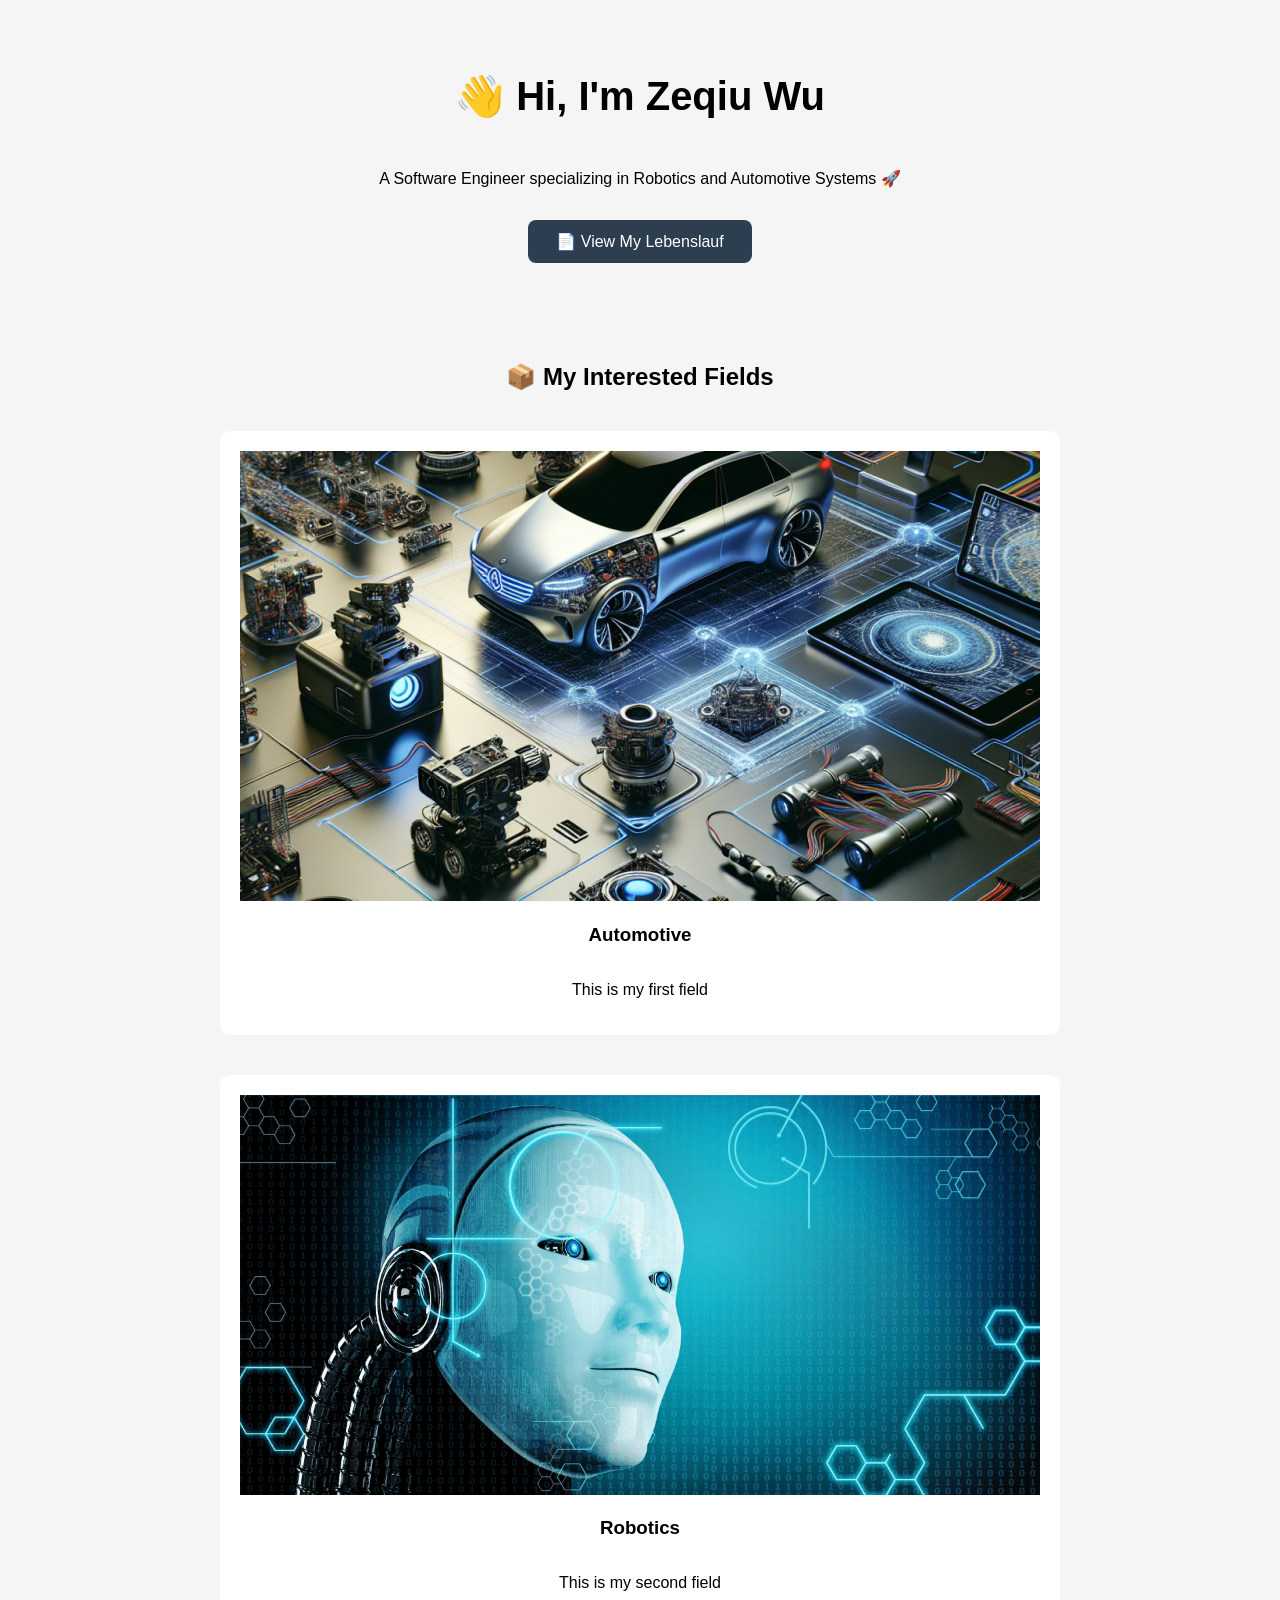
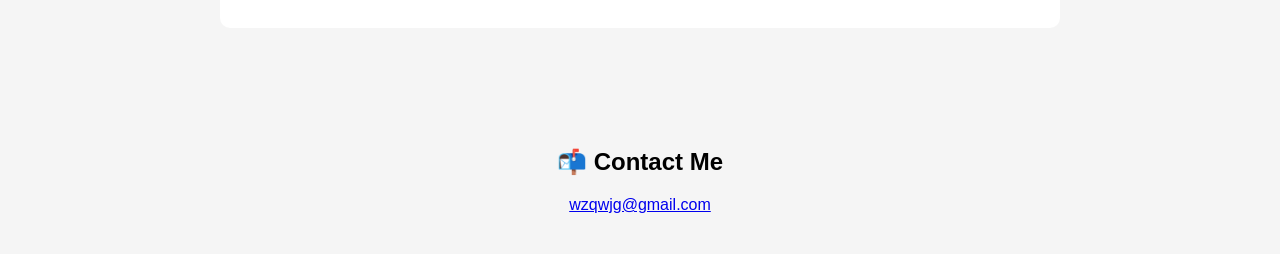
<file: index.html>
<!DOCTYPE html>
<html>

<head>
  <meta charset="UTF-8">
  <title>My Portfolio</title>
  <link rel="stylesheet" href="style.css">
</head>

<body>

  <!-- 个人介绍 -->
  <section>
    <h1>👋 Hi, I'm Zeqiu Wu</h1>
    <p>A Software Engineer specializing in Robotics and Automotive Systems 🚀</p>
    <a href="lebenslauf.html" class="cv-button">📄 View My Lebenslauf</a>
  </section>

  <!-- 项目展示 -->
  <section>
    <h2>📦 My Interested Fields</h2>

    <div class="project">
      <a href="automotive.html">
        <div class="image-container">
          <img src="images/Automotive.png" alt="Automotive">
        </div>
        <h3>Automotive</h3>
      </a>
      <p>This is my first field</p>
    </div>

    <div class="project">
      <a href="robotics.html">
        <div class="image-container">
          <img src="images/Robotics.png" alt="Robotics">
        </div>
        <h3>Robotics</h3>
      </a>
      <p>This is my second field</p>
    </div>

  </section>

  <!-- 联系方式 -->
  <section>
    <h2>📬 Contact Me</h2>
    <a href="mailto:wzqwjg@gmail.com">wzqwjg@gmail.com</a>
  </section>

</body>

</html>
</file>
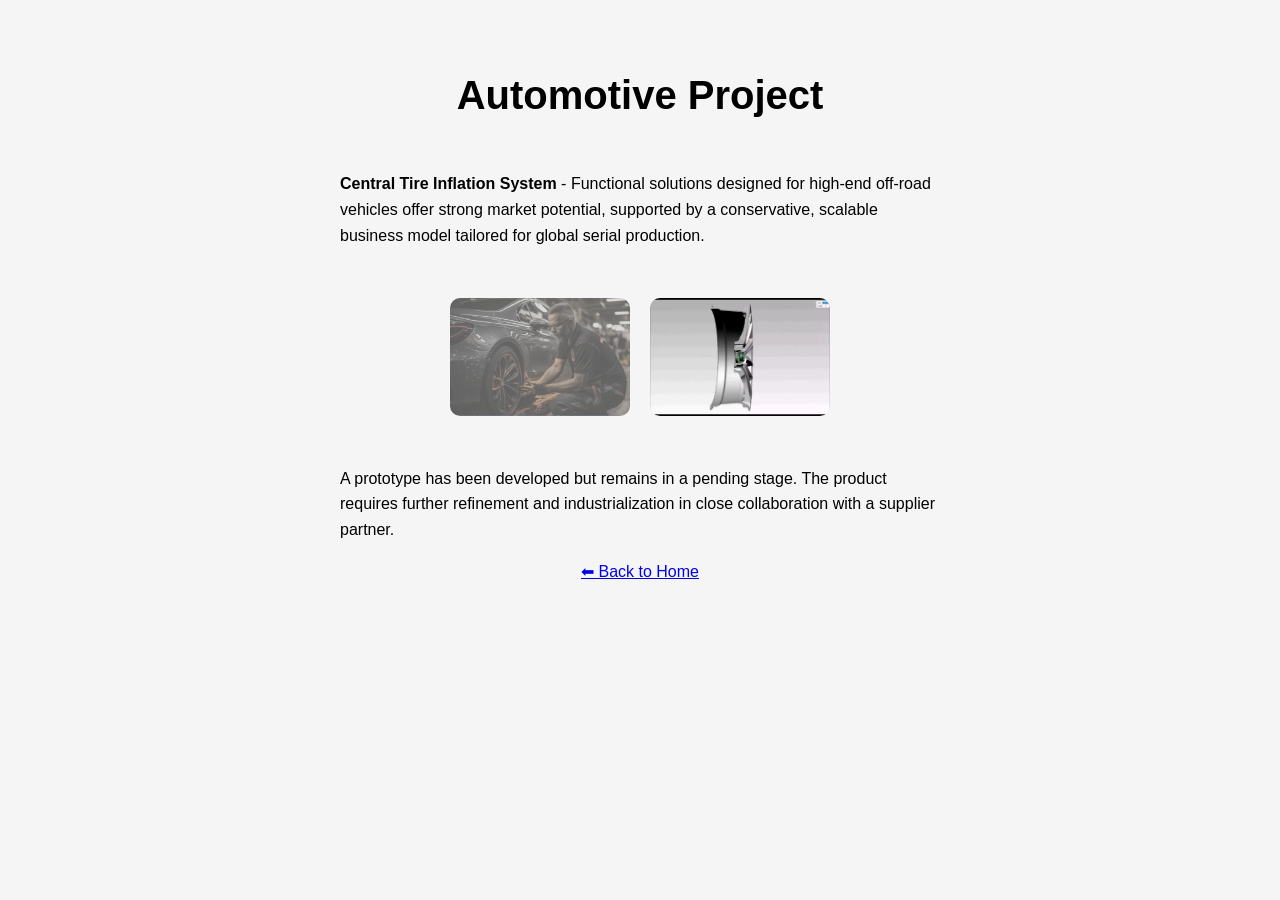
<file: automotive.html>
<!DOCTYPE html>
<html>
<head>
  <meta charset="UTF-8">
  <title>Automotive Project</title>
  <link rel="stylesheet" href="style.css">
</head>

<body>

  <section>
    <h1>Automotive Project</h1>
    <p class="description">
      <strong>Central Tire Inflation System</strong> - Functional solutions designed for 
      high-end off-road vehicles offer strong market potential, supported 
      by a conservative, scalable business model tailored for global 
      serial production.
    </p>

    <div class="image-row">
      <img src="images/CTIS_Background.PNG" alt="Background">
      <img src="images/CTIS.png" alt="CTIS">
    </div>
    

    <p class="description">
      A prototype has been developed but remains in a pending stage. The product requires further refinement and industrialization in close collaboration with a supplier partner.
    </p>

    <a href="index.html">⬅ Back to Home</a>
  </section>

</body>
</html>
</file>
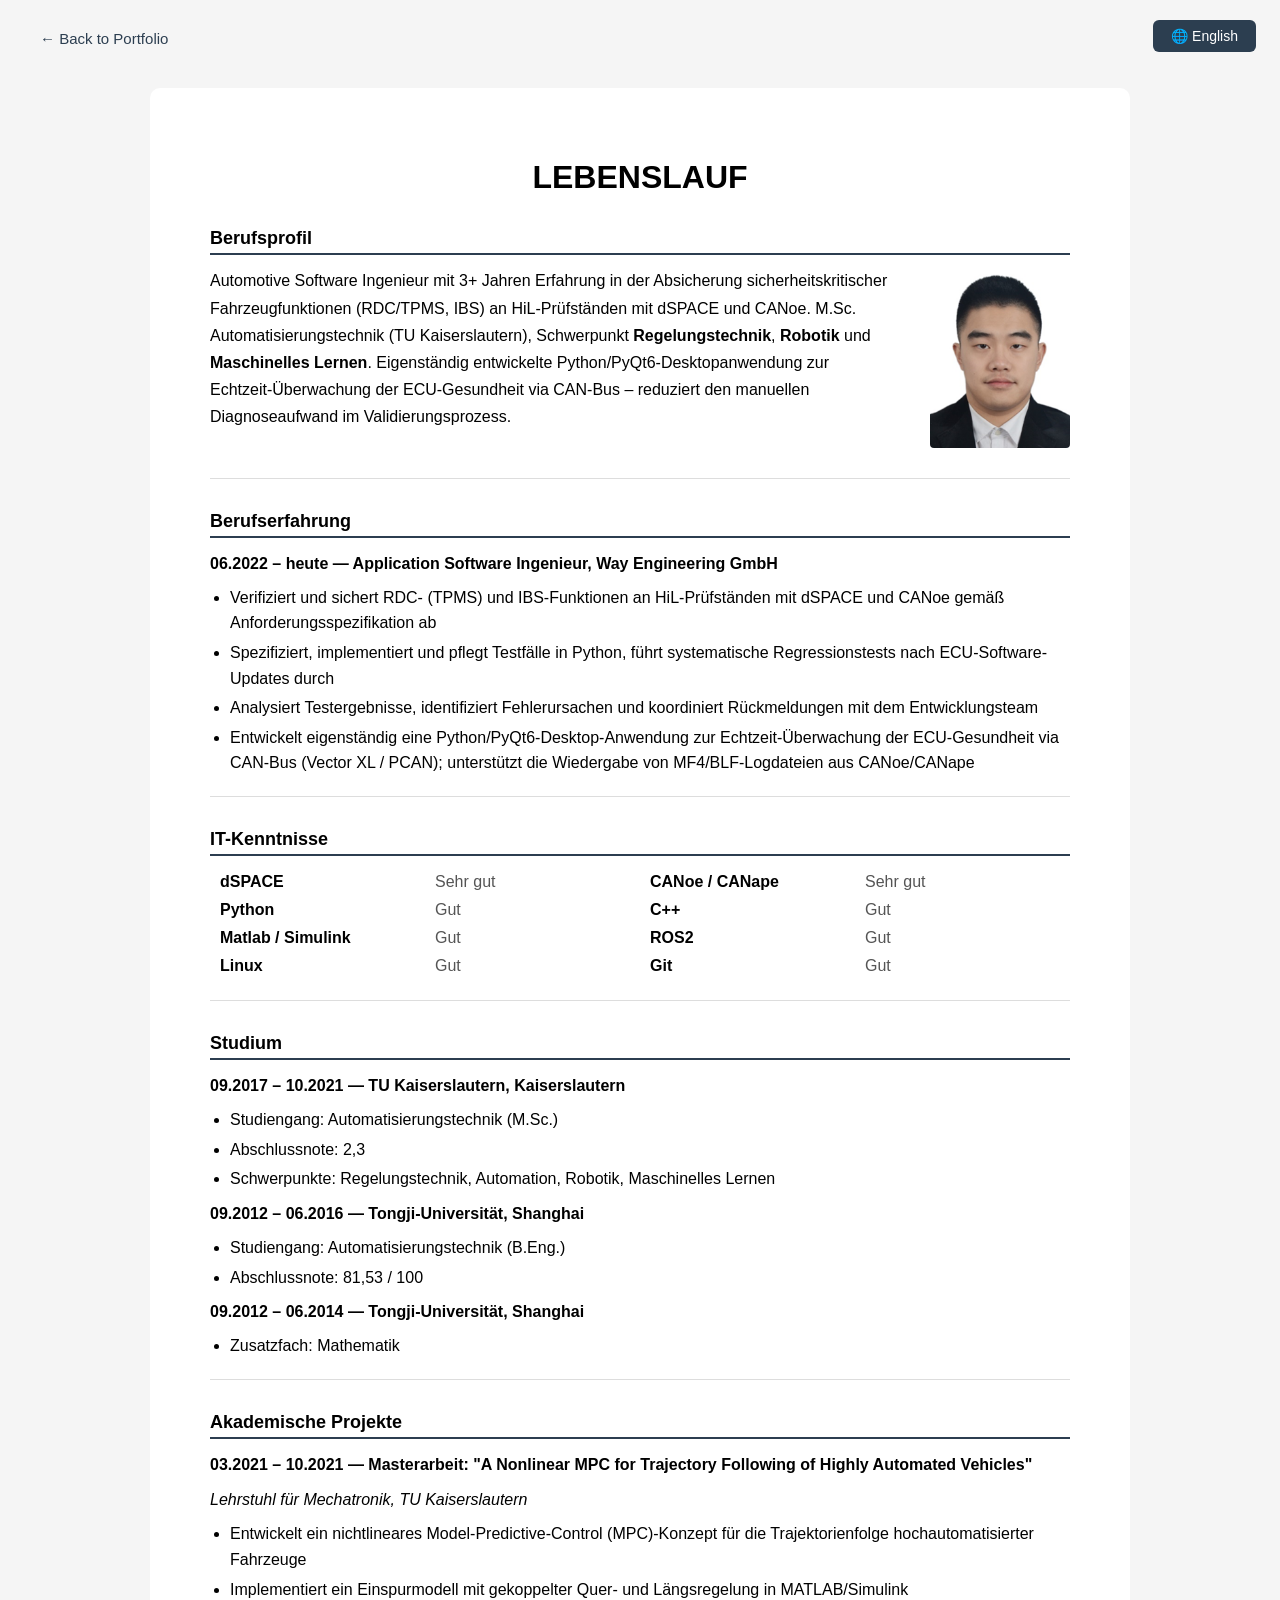
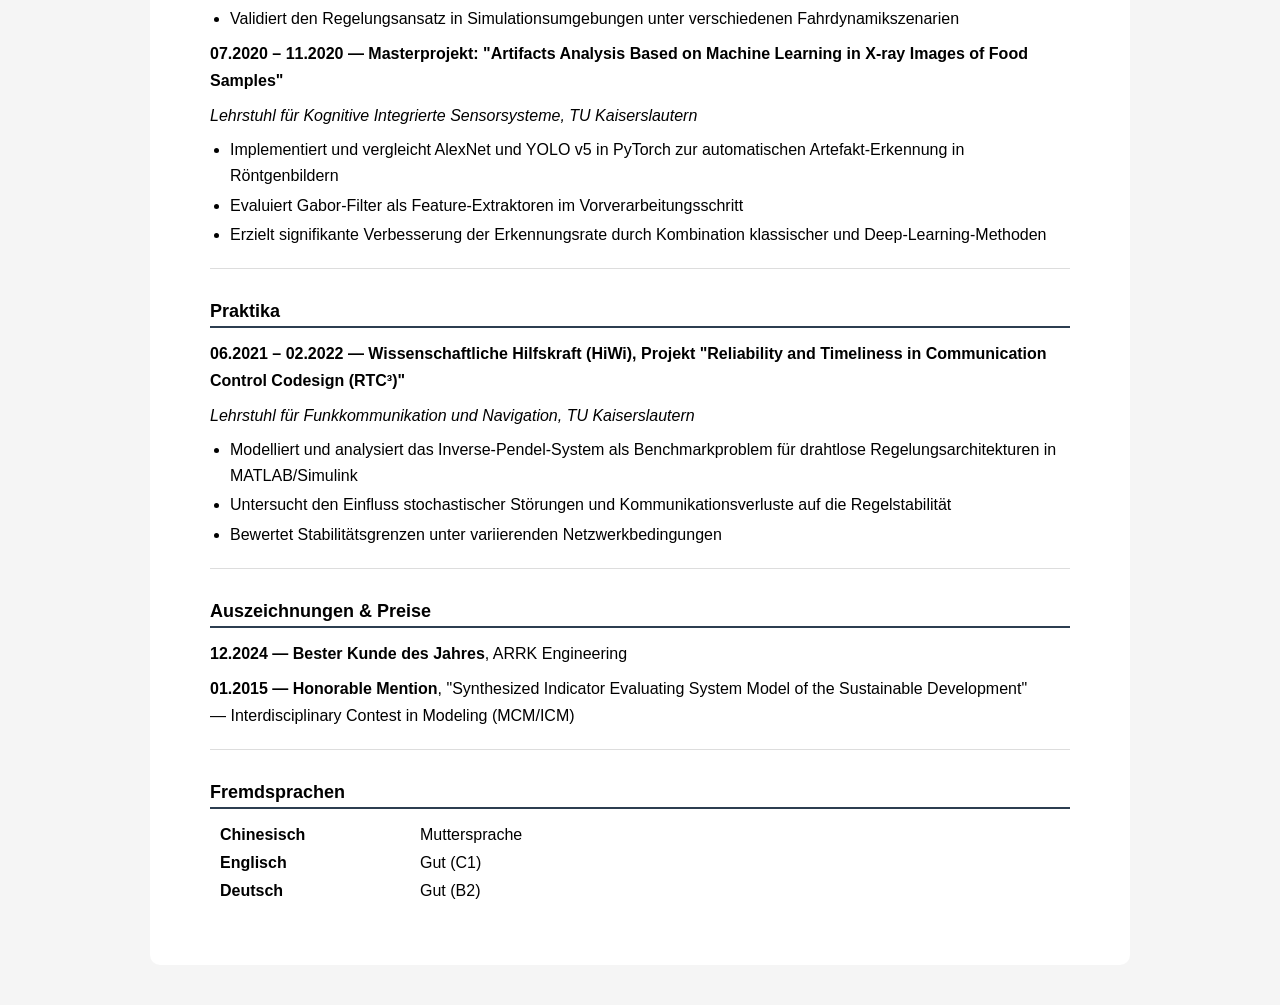
<file: lebenslauf.html>
<!DOCTYPE html>
<html>

<head>
  <meta charset="UTF-8">
  <title>Lebenslauf – Zeqiu Wu</title>
  <link rel="stylesheet" href="style.css">
  <style>
    .cv-container {
      max-width: 860px;
      margin: 40px auto;
      background: white;
      padding: 50px 60px;
      border-radius: 10px;
      text-align: left;
    }

    .cv-back {
      display: inline-block;
      margin: 30px 40px 0;
      color: #2c3e50;
      text-decoration: none;
      font-size: 15px;
    }

    .cv-back:hover {
      text-decoration: underline;
    }

    #lang-toggle {
      position: fixed;
      top: 20px;
      right: 24px;
      padding: 8px 18px;
      background-color: #2c3e50;
      color: white;
      border: none;
      border-radius: 6px;
      font-size: 14px;
      cursor: pointer;
      z-index: 100;
    }

    #lang-toggle:hover {
      background-color: #1a252f;
    }

    .cv-container h1 {
      font-size: 32px;
      margin-bottom: 4px;
      text-align: center;
    }

    .cv-container h2 {
      font-size: 18px;
      border-bottom: 2px solid #2c3e50;
      padding-bottom: 4px;
      margin-top: 32px;
      margin-bottom: 12px;
      text-align: left;
      width: 100%;
    }

    .cv-container p {
      line-height: 1.7;
      margin: 8px 0;
    }

    .cv-container ul {
      margin: 6px 0 6px 20px;
      padding: 0;
    }

    .cv-container ul li {
      margin-bottom: 4px;
      line-height: 1.6;
    }

    .cv-container table {
      width: 100%;
      border-collapse: collapse;
      margin: 10px 0;
    }

    .cv-container table td {
      padding: 5px 10px;
      vertical-align: top;
    }

    .cv-container table td:first-child {
      white-space: nowrap;
      font-weight: bold;
      width: 180px;
    }

    .cv-skills td {
      width: 25%;
    }

    .cv-skills td:nth-child(odd) {
      font-weight: bold;
    }

    .cv-skills td:nth-child(even) {
      color: #555;
    }

    .cv-lang td:first-child {
      width: 160px;
    }

    .job-title {
      font-weight: bold;
      margin-top: 14px;
      margin-bottom: 4px;
    }

    hr {
      border: none;
      border-top: 1px solid #ddd;
      margin: 20px 0;
    }

    .profile-photo {
      float: right;
      margin-left: 20px;
      margin-bottom: 10px;
      width: 140px;
      border-radius: 4px;
    }
  </style>
</head>

<body>
  <button id="lang-toggle" onclick="toggleLang()">🌐 English</button>
  <a href="index.html" class="cv-back">← Back to Portfolio</a>

  <div class="cv-container">
    <h1>LEBENSLAUF</h1>

    <!-- ========== GERMAN ========== -->
    <div id="lang-de">

      <!-- Berufsprofil -->
      <h2>Berufsprofil</h2>
      <img src="images/ID_photos.png" alt="ID Photo" class="profile-photo">
      <p>Automotive Software Ingenieur mit 3+ Jahren Erfahrung in der Absicherung sicherheitskritischer Fahrzeugfunktionen (RDC/TPMS, IBS) an HiL-Prüfständen mit dSPACE und CANoe. M.Sc. Automatisierungstechnik (TU Kaiserslautern), Schwerpunkt <strong>Regelungstechnik</strong>, <strong>Robotik</strong> und <strong>Maschinelles Lernen</strong>. Eigenständig entwickelte Python/PyQt6-Desktopanwendung zur Echtzeit-Überwachung der ECU-Gesundheit via CAN-Bus – reduziert den manuellen Diagnoseaufwand im Validierungsprozess.</p>
      <div style="clear:both;"></div>

      <hr>

      <!-- Berufserfahrung -->
      <h2>Berufserfahrung</h2>
      <p class="job-title">06.2022 – heute — Application Software Ingenieur, Way Engineering GmbH</p>
      <ul>
        <li>Verifiziert und sichert RDC- (TPMS) und IBS-Funktionen an HiL-Prüfständen mit dSPACE und CANoe gemäß Anforderungsspezifikation ab</li>
        <li>Spezifiziert, implementiert und pflegt Testfälle in Python, führt systematische Regressionstests nach ECU-Software-Updates durch</li>
        <li>Analysiert Testergebnisse, identifiziert Fehlerursachen und koordiniert Rückmeldungen mit dem Entwicklungsteam</li>
        <li>Entwickelt eigenständig eine Python/PyQt6-Desktop-Anwendung zur Echtzeit-Überwachung der ECU-Gesundheit via CAN-Bus (Vector XL / PCAN); unterstützt die Wiedergabe von MF4/BLF-Logdateien aus CANoe/CANape</li>
      </ul>

      <hr>

      <!-- IT-Kenntnisse -->
      <h2>IT-Kenntnisse</h2>
      <table class="cv-skills">
        <tr>
          <td>dSPACE</td><td>Sehr gut</td>
          <td>CANoe / CANape</td><td>Sehr gut</td>
        </tr>
        <tr>
          <td>Python</td><td>Gut</td>
          <td>C++</td><td>Gut</td>
        </tr>
        <tr>
          <td>Matlab / Simulink</td><td>Gut</td>
          <td>ROS2</td><td>Gut</td>
        </tr>
        <tr>
          <td>Linux</td><td>Gut</td>
          <td>Git</td><td>Gut</td>
        </tr>
      </table>

      <hr>

      <!-- Studium -->
      <h2>Studium</h2>
      <p class="job-title">09.2017 – 10.2021 — TU Kaiserslautern, Kaiserslautern</p>
      <ul>
        <li>Studiengang: Automatisierungstechnik (M.Sc.)</li>
        <li>Abschlussnote: 2,3</li>
        <li>Schwerpunkte: Regelungstechnik, Automation, Robotik, Maschinelles Lernen</li>
      </ul>
      <p class="job-title">09.2012 – 06.2016 — Tongji-Universität, Shanghai</p>
      <ul>
        <li>Studiengang: Automatisierungstechnik (B.Eng.)</li>
        <li>Abschlussnote: 81,53 / 100</li>
      </ul>
      <p class="job-title">09.2012 – 06.2014 — Tongji-Universität, Shanghai</p>
      <ul>
        <li>Zusatzfach: Mathematik</li>
      </ul>

      <hr>

      <!-- Akademische Projekte -->
      <h2>Akademische Projekte</h2>
      <p class="job-title">03.2021 – 10.2021 — Masterarbeit: "A Nonlinear MPC for Trajectory Following of Highly Automated Vehicles"</p>
      <p><em>Lehrstuhl für Mechatronik, TU Kaiserslautern</em></p>
      <ul>
        <li>Entwickelt ein nichtlineares Model-Predictive-Control (MPC)-Konzept für die Trajektorienfolge hochautomatisierter Fahrzeuge</li>
        <li>Implementiert ein Einspurmodell mit gekoppelter Quer- und Längsregelung in MATLAB/Simulink</li>
        <li>Validiert den Regelungsansatz in Simulationsumgebungen unter verschiedenen Fahrdynamikszenarien</li>
      </ul>
      <p class="job-title">07.2020 – 11.2020 — Masterprojekt: "Artifacts Analysis Based on Machine Learning in X-ray Images of Food Samples"</p>
      <p><em>Lehrstuhl für Kognitive Integrierte Sensorsysteme, TU Kaiserslautern</em></p>
      <ul>
        <li>Implementiert und vergleicht AlexNet und YOLO v5 in PyTorch zur automatischen Artefakt-Erkennung in Röntgenbildern</li>
        <li>Evaluiert Gabor-Filter als Feature-Extraktoren im Vorverarbeitungsschritt</li>
        <li>Erzielt signifikante Verbesserung der Erkennungsrate durch Kombination klassischer und Deep-Learning-Methoden</li>
      </ul>

      <hr>

      <!-- Praktika -->
      <h2>Praktika</h2>
      <p class="job-title">06.2021 – 02.2022 — Wissenschaftliche Hilfskraft (HiWi), Projekt "Reliability and Timeliness in Communication Control Codesign (RTC³)"</p>
      <p><em>Lehrstuhl für Funkkommunikation und Navigation, TU Kaiserslautern</em></p>
      <ul>
        <li>Modelliert und analysiert das Inverse-Pendel-System als Benchmarkproblem für drahtlose Regelungsarchitekturen in MATLAB/Simulink</li>
        <li>Untersucht den Einfluss stochastischer Störungen und Kommunikationsverluste auf die Regelstabilität</li>
        <li>Bewertet Stabilitätsgrenzen unter variierenden Netzwerkbedingungen</li>
      </ul>

      <hr>

      <!-- Auszeichnungen & Preise -->
      <h2>Auszeichnungen &amp; Preise</h2>
      <p><strong>12.2024 — Bester Kunde des Jahres</strong>, ARRK Engineering</p>
      <p><strong>01.2015 — Honorable Mention</strong>, "Synthesized Indicator Evaluating System Model of the Sustainable Development"<br>
      — Interdisciplinary Contest in Modeling (MCM/ICM)</p>

      <hr>

      <!-- Fremdsprachen -->
      <h2>Fremdsprachen</h2>
      <table class="cv-lang">
        <tr><td>Chinesisch</td><td>Muttersprache</td></tr>
        <tr><td>Englisch</td><td>Gut (C1)</td></tr>
        <tr><td>Deutsch</td><td>Gut (B2)</td></tr>
      </table>

    </div>
    <!-- ========== END GERMAN ========== -->

    <!-- ========== ENGLISH ========== -->
    <div id="lang-en" style="display:none">

      <!-- Professional Profile -->
      <h2>Professional Profile</h2>
      <img src="images/ID_photos.png" alt="ID Photo" class="profile-photo">
      <p>Automotive Software Engineer with 3+ years validating safety-critical vehicle functions (RDC/TPMS, IBS) at HiL test benches using dSPACE and CANoe. M.Sc. Automation Technology (TU Kaiserslautern), specialising in <strong>control engineering</strong>, <strong>robotics</strong>, and <strong>machine learning</strong>. Independently built a Python/PyQt6 tool for real-time ECU health monitoring via CAN-Bus, reducing manual diagnostic effort in the validation cycle.</p>
      <div style="clear:both;"></div>

      <hr>

      <!-- Professional Experience -->
      <h2>Professional Experience</h2>
      <p class="job-title">06.2022 – present — Application Software Engineer, Way Engineering GmbH</p>
      <ul>
        <li>Verifies and validates RDC (TPMS) and IBS functions at HiL test benches using dSPACE and CANoe in accordance with requirements specifications</li>
        <li>Specifies, implements, and maintains test cases in Python, conducts systematic regression testing after ECU software updates</li>
        <li>Analyses test results, identifies root causes, and coordinates feedback with the development team</li>
        <li>Independently developed a Python/PyQt6 desktop application for real-time ECU health monitoring via CAN-Bus (Vector XL / PCAN); supports playback of MF4/BLF log files from CANoe/CANape</li>
      </ul>

      <hr>

      <!-- IT Skills -->
      <h2>IT Skills</h2>
      <table class="cv-skills">
        <tr>
          <td>dSPACE</td><td>Excellent</td>
          <td>CANoe / CANape</td><td>Excellent</td>
        </tr>
        <tr>
          <td>Python</td><td>Good</td>
          <td>C++</td><td>Good</td>
        </tr>
        <tr>
          <td>Matlab / Simulink</td><td>Good</td>
          <td>ROS2</td><td>Good</td>
        </tr>
        <tr>
          <td>Linux</td><td>Good</td>
          <td>Git</td><td>Good</td>
        </tr>
      </table>

      <hr>

      <!-- Education -->
      <h2>Education</h2>
      <p class="job-title">09.2017 – 10.2021 — TU Kaiserslautern, Kaiserslautern</p>
      <ul>
        <li>Programme: Automation Technology (M.Sc.)</li>
        <li>Final Grade: 2.3</li>
        <li>Focus Areas: Control Engineering, Automation, Robotics, Machine Learning</li>
      </ul>
      <p class="job-title">09.2012 – 06.2016 — Tongji University, Shanghai</p>
      <ul>
        <li>Programme: Automation Technology (B.Eng.)</li>
        <li>Final Grade: 81.53 / 100</li>
      </ul>
      <p class="job-title">09.2012 – 06.2014 — Tongji University, Shanghai</p>
      <ul>
        <li>Minor: Mathematics</li>
      </ul>

      <hr>

      <!-- Academic Projects -->
      <h2>Academic Projects</h2>
      <p class="job-title">03.2021 – 10.2021 — Master's Thesis: "A Nonlinear MPC for Trajectory Following of Highly Automated Vehicles"</p>
      <p><em>Chair of Mechatronics, TU Kaiserslautern</em></p>
      <ul>
        <li>Developed a nonlinear Model Predictive Control (MPC) concept for trajectory following of highly automated vehicles</li>
        <li>Implemented a single-track model with coupled lateral and longitudinal control in MATLAB/Simulink</li>
        <li>Validated the control approach in simulation environments under various vehicle dynamics scenarios</li>
      </ul>
      <p class="job-title">07.2020 – 11.2020 — Master's Project: "Artifacts Analysis Based on Machine Learning in X-ray Images of Food Samples"</p>
      <p><em>Chair of Cognitive Integrated Sensor Systems, TU Kaiserslautern</em></p>
      <ul>
        <li>Implemented and compared AlexNet and YOLO v5 in PyTorch for automatic artifact detection in X-ray images</li>
        <li>Evaluated Gabor filters as feature extractors in the preprocessing step</li>
        <li>Achieved significant improvement in detection rate by combining classical and deep learning methods</li>
      </ul>

      <hr>

      <!-- Internships -->
      <h2>Internships</h2>
      <p class="job-title">06.2021 – 02.2022 — Student Research Assistant (HiWi), Project "Reliability and Timeliness in Communication Control Codesign (RTC³)"</p>
      <p><em>Chair of Radio Communications and Navigation, TU Kaiserslautern</em></p>
      <ul>
        <li>Modelled and analysed the inverted pendulum system as a benchmark problem for wireless control architectures in MATLAB/Simulink</li>
        <li>Investigated the influence of stochastic disturbances and communication losses on control stability</li>
        <li>Evaluated stability limits under varying network conditions</li>
      </ul>

      <hr>

      <!-- Awards & Prizes -->
      <h2>Awards &amp; Prizes</h2>
      <p><strong>12.2024 — Best Customer of the Year</strong>, ARRK Engineering</p>
      <p><strong>01.2015 — Honorable Mention</strong>, "Synthesized Indicator Evaluating System Model of the Sustainable Development"<br>
      — Interdisciplinary Contest in Modeling (MCM/ICM)</p>

      <hr>

      <!-- Languages -->
      <h2>Languages</h2>
      <table class="cv-lang">
        <tr><td>Chinese</td><td>Native</td></tr>
        <tr><td>English</td><td>Good (C1)</td></tr>
        <tr><td>German</td><td>Good (B2)</td></tr>
      </table>

    </div>
    <!-- ========== END ENGLISH ========== -->

  </div>

  <script>
    let lang = 'de';
    function toggleLang() {
      lang = lang === 'de' ? 'en' : 'de';
      document.getElementById('lang-de').style.display = lang === 'de' ? '' : 'none';
      document.getElementById('lang-en').style.display = lang === 'en' ? '' : 'none';
      document.getElementById('lang-toggle').textContent =
        lang === 'de' ? '🌐 English' : '🌐 Deutsch';
    }
  </script>

</body>

</html>
</file>
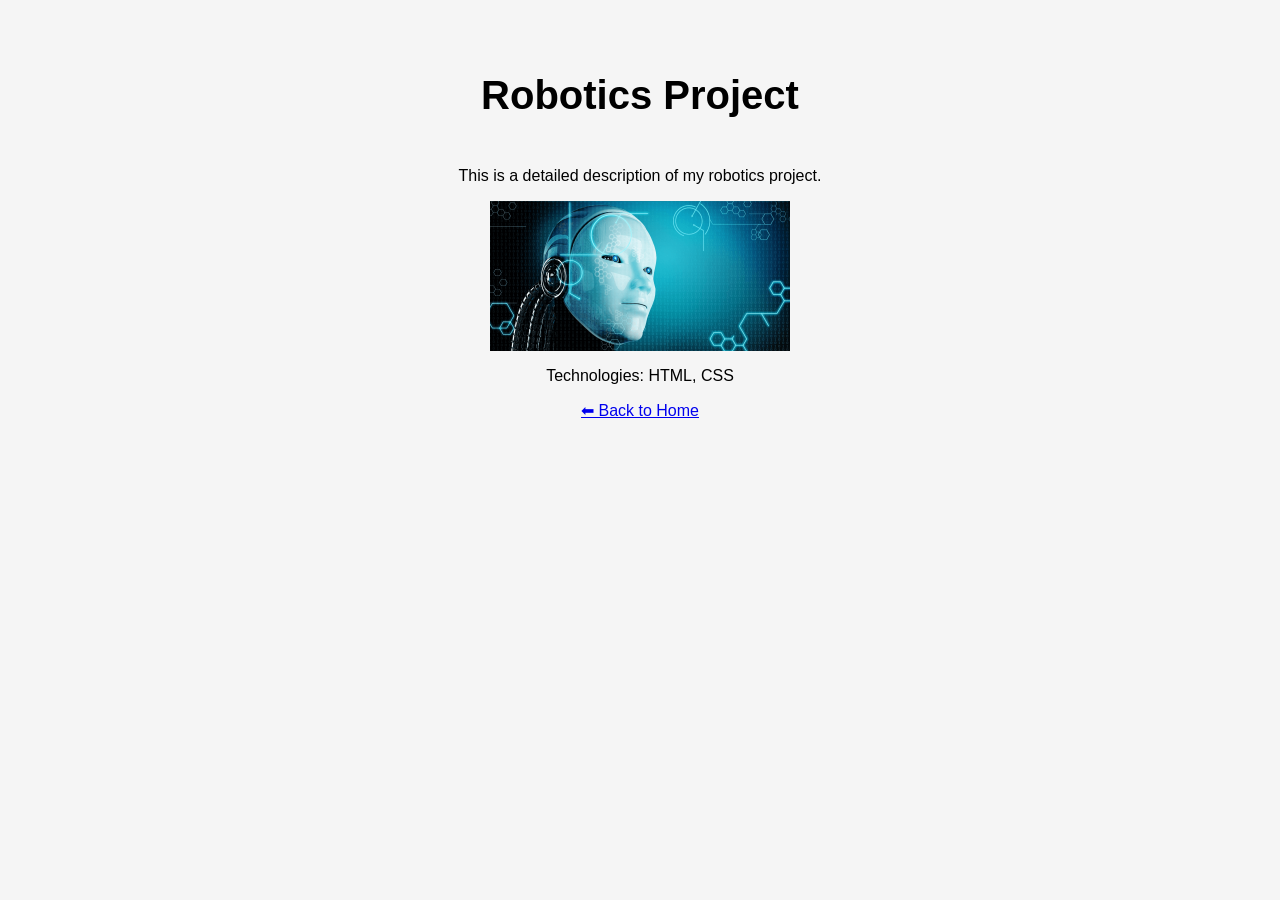
<file: robotics.html>
<!DOCTYPE html>
<html>
<head>
  <meta charset="UTF-8">
  <title>Robotics Project</title>
  <link rel="stylesheet" href="style.css">
</head>

<body>

  <section>
    <h1>Robotics Project</h1>
    <p>This is a detailed description of my robotics project.</p>

    <img src="images/Robotics.png" style="width:300px;">

    <p>Technologies: HTML, CSS</p>

    <a href="index.html">⬅ Back to Home</a>
  </section>

</body>
</html>
</file>
<file: style.css>
body {
  font-family: Arial, sans-serif;
  margin: 0;
  background-color: #f5f5f5;
}

/* 每个区块 */
section {
  padding: 40px;
  text-align: center;
  display: flex;
  flex-direction: column;
  align-items: center;
}

/* 标题 */
h1 {
  font-size: 40px;
}

h2 {
  margin-top: 20px;
}

/* 项目卡片 */
.project {
  background: white;
  margin: 20px auto;
  padding: 20px;
  border-radius: 10px;
  display: flex;
  justify-content: center;
  align-items: center;
  flex-direction: column;
  max-width: 800px;
}

.image-container {
  object-fit: contain;
  object-position: 50% 50%;
}

.image-container img {
  width: 100%;
  height: 100%;
}

.project a {
  text-decoration: none;
  color: inherit;
  display: block;
}

.description {
  max-width: 600px;
  margin: 20px 0;
  line-height: 1.6;
  text-align: left; 
}

.image-row {
  display: flex;
  gap: 20px;
  justify-content: center;
  margin: 30px 0;
}

.image-row img {
  width: 15%;
  border-radius: 10px;
}

.cv-button {
  display: inline-block;
  margin-top: 16px;
  padding: 12px 28px;
  background-color: #2c3e50;
  color: white;
  text-decoration: none;
  border-radius: 8px;
  font-size: 16px;
  transition: background-color 0.2s;
}

.cv-button:hover {
  background-color: #1a252f;
}
</file>
